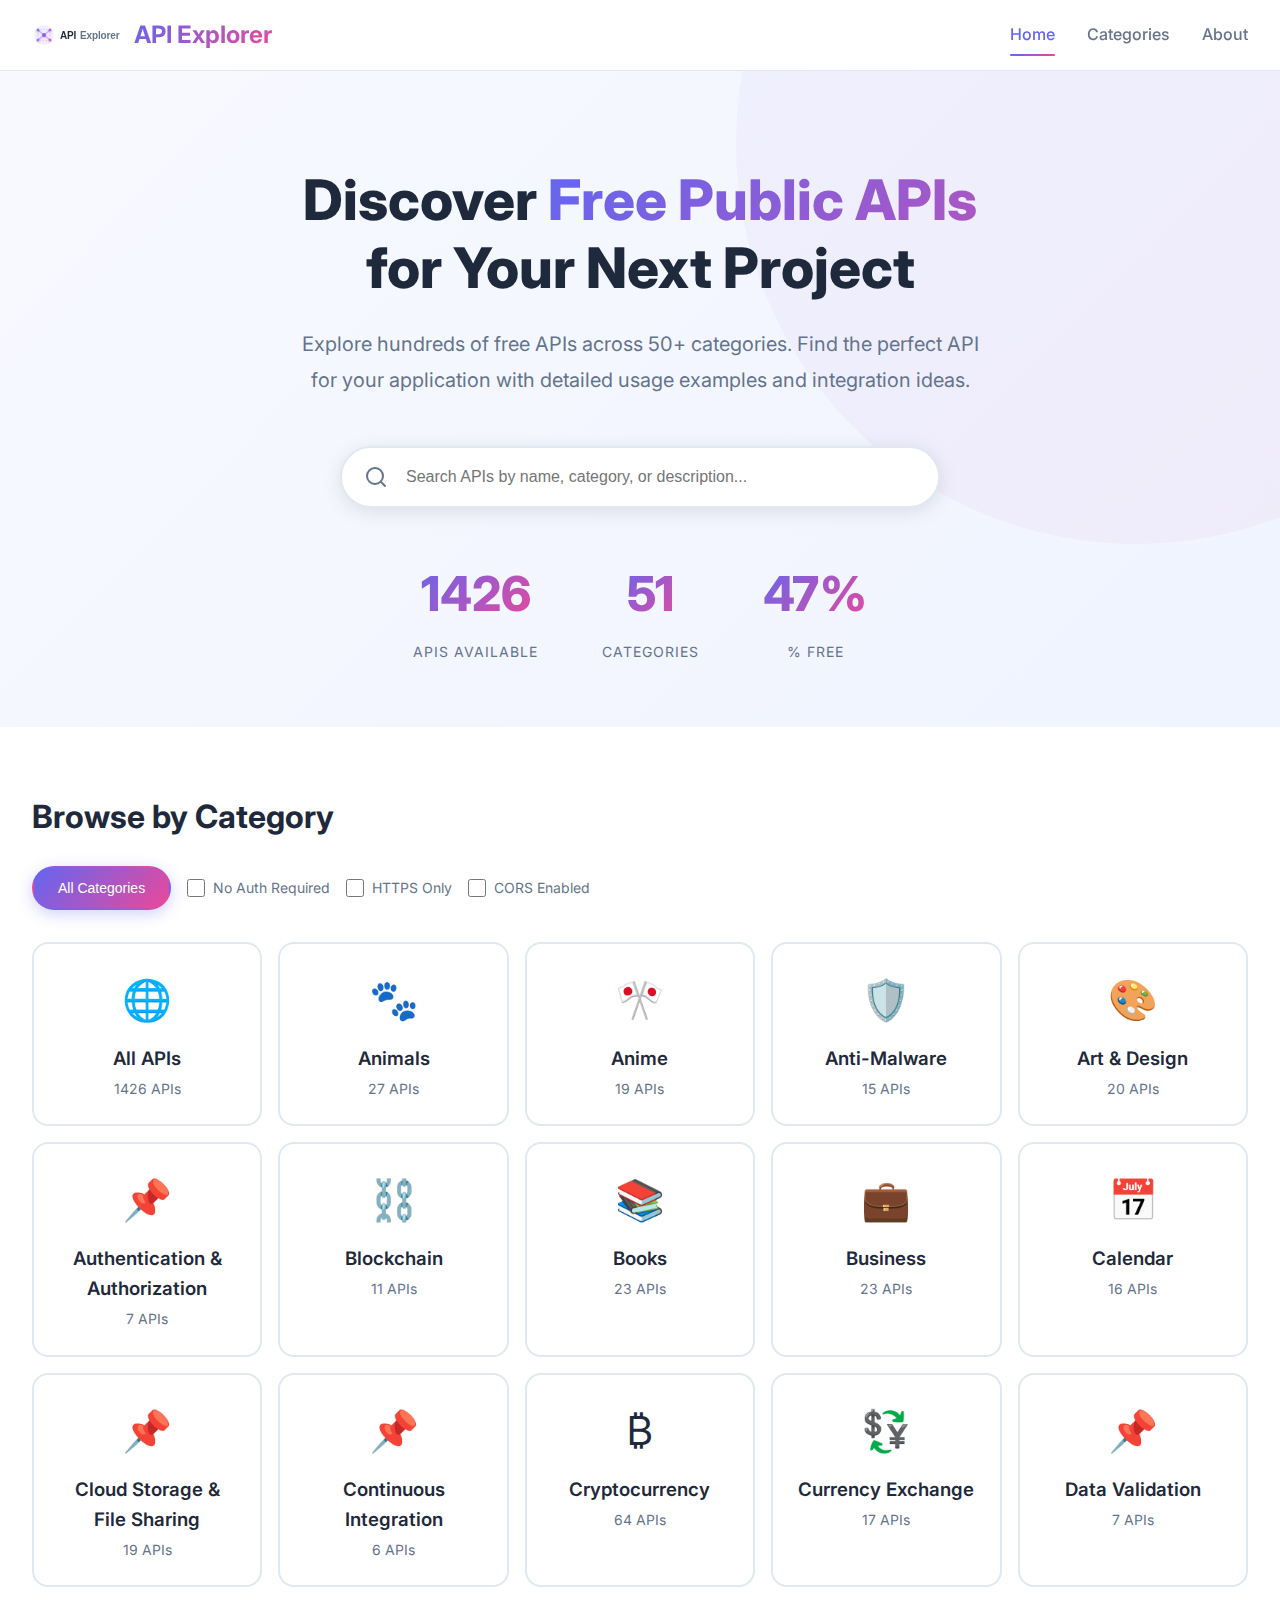
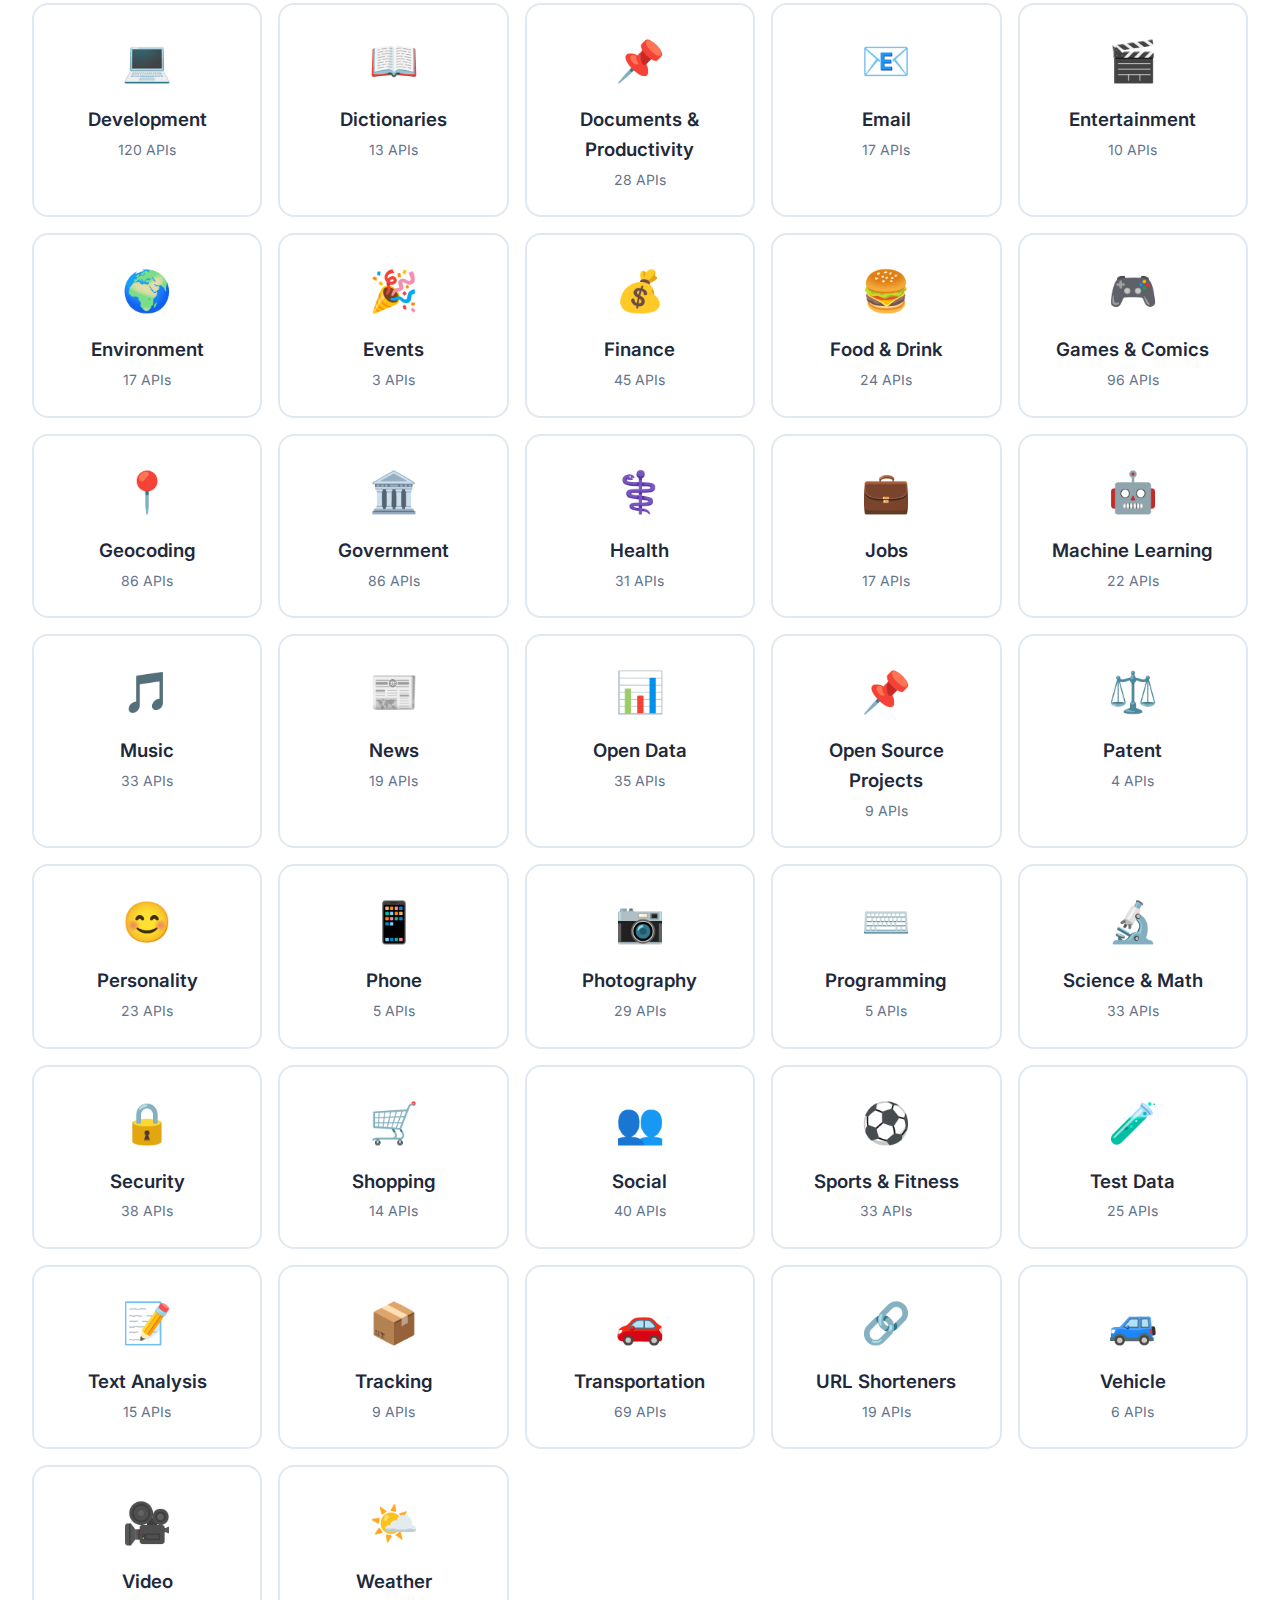
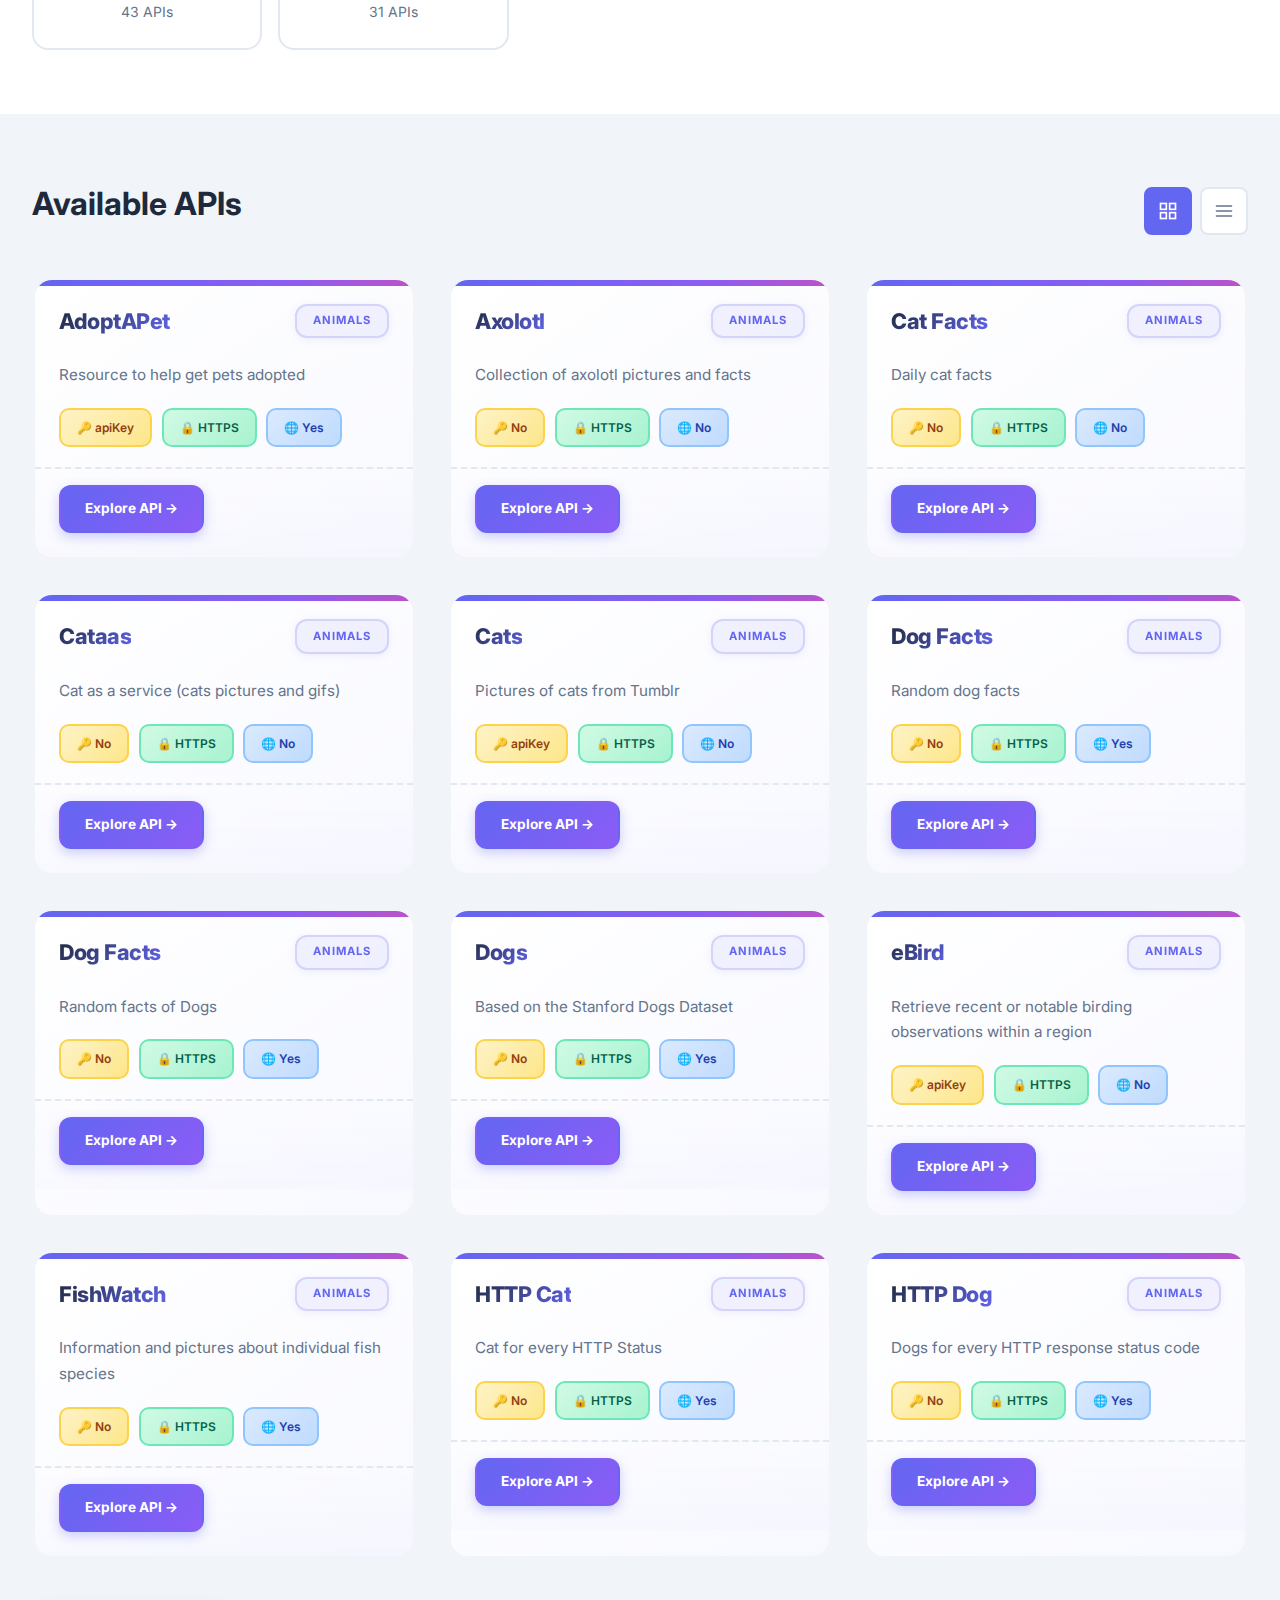
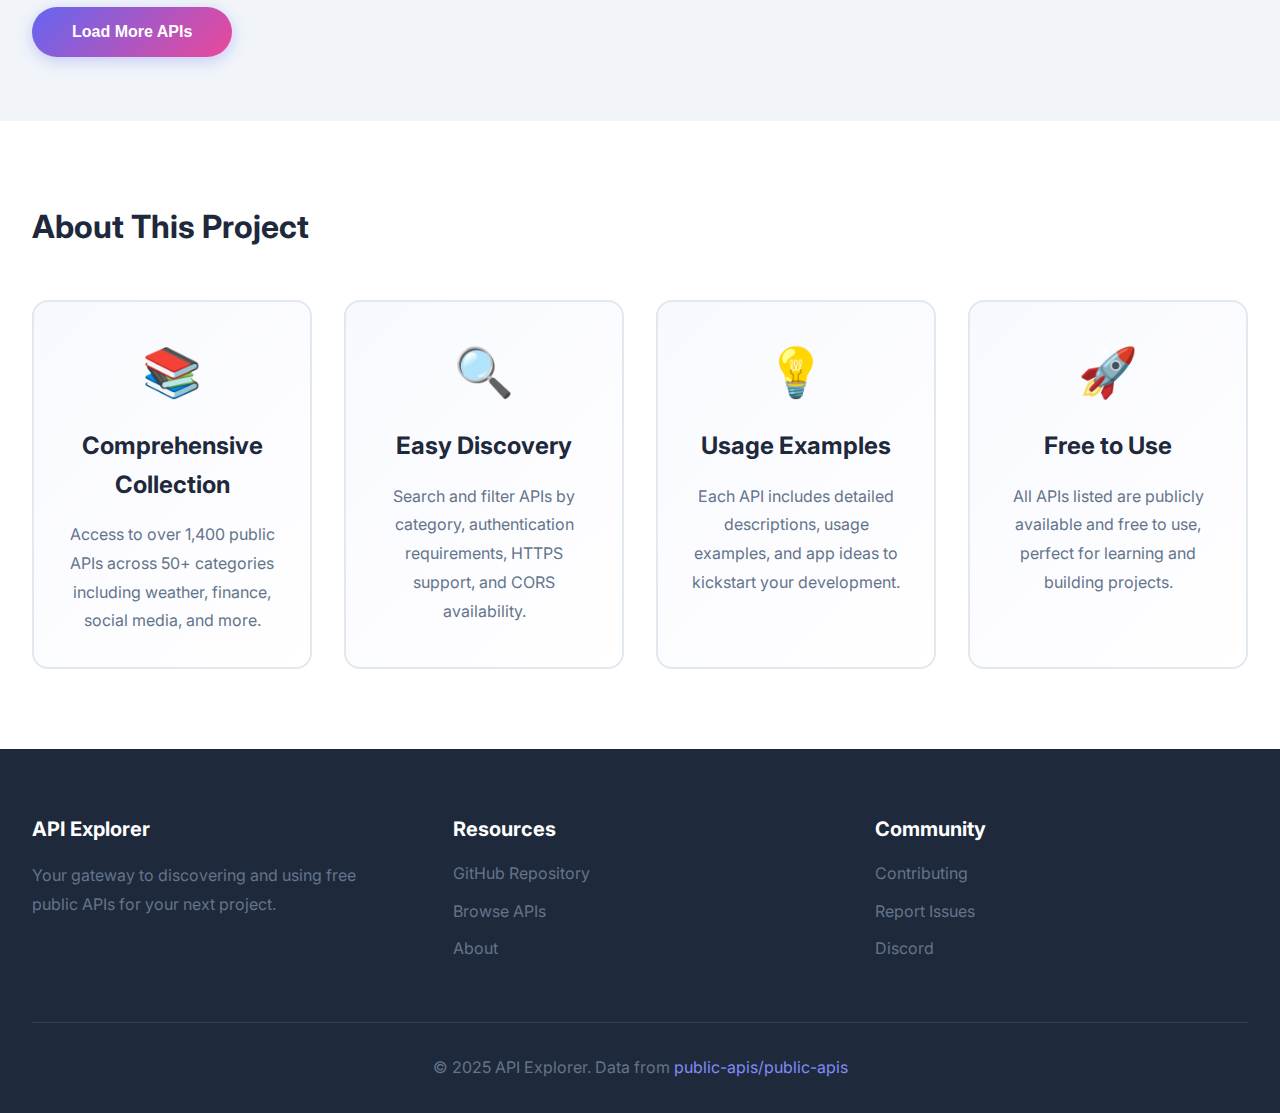
<file: index.html>
<!DOCTYPE html>
<html lang="en">
<head>
    <meta charset="UTF-8">
    <meta name="viewport" content="width=device-width, initial-scale=1.0">
    <title>Public APIs Explorer - Discover & Use Free APIs</title>
    <meta name="theme-color" content="#0B1020">
    <link rel="icon" href="assets/icons/favicon.svg" type="image/svg+xml">
    <link rel="manifest" href="assets/icons/site.webmanifest">
    <link rel="stylesheet" href="style.css">
    <link rel="stylesheet" href="scroll-button.css">
    <link rel="preconnect" href="https://fonts.googleapis.com">
    <link rel="preconnect" href="https://fonts.gstatic.com" crossorigin>
    <link href="https://fonts.googleapis.com/css2?family=Inter:wght@300;400;500;600;700&display=swap" rel="stylesheet">
</head>
<body>
    <!-- Header -->
    <header class="header">
        <div class="container">
            <div class="logo">
                <img src="assets/images/logo.svg" alt="API Explorer" class="logo-icon" style="height:24px;width:auto"/>
                <span class="logo-text">API Explorer</span>
            </div>
            <nav class="nav">
                <a href="#home" class="nav-link active">Home</a>
                <a href="#categories" class="nav-link">Categories</a>
                <a href="#about" class="nav-link">About</a>
            </nav>
        </div>
    </header>

    <!-- Hero Section -->
    <section class="hero">
        <div class="container">
            <div class="hero-content">
                <h1 class="hero-title">
                    Discover <span class="gradient-text">Free Public APIs</span>
                    <br>for Your Next Project
                </h1>
                <p class="hero-subtitle">
                    Explore hundreds of free APIs across 50+ categories. Find the perfect API for your application with detailed usage examples and integration ideas.
                </p>
                <div class="search-container">
                    <svg class="search-icon" viewBox="0 0 24 24" fill="none" xmlns="http://www.w3.org/2000/svg">
                        <path d="M11 19C15.4183 19 19 15.4183 19 11C19 6.58172 15.4183 3 11 3C6.58172 3 3 6.58172 3 11C3 15.4183 6.58172 19 11 19Z" stroke="currentColor" stroke-width="2" stroke-linecap="round" stroke-linejoin="round"/>
                        <path d="M21 21L16.65 16.65" stroke="currentColor" stroke-width="2" stroke-linecap="round" stroke-linejoin="round"/>
                    </svg>
                    <input type="text" id="searchInput" class="search-input" placeholder="Search APIs by name, category, or description...">
                </div>
                <div class="stats">
                    <div class="stat-item">
                        <span class="stat-number" data-target="1400">0</span>
                        <span class="stat-label">APIs Available</span>
                    </div>
                    <div class="stat-item">
                        <span class="stat-number" data-target="50">0</span>
                        <span class="stat-label">Categories</span>
                    </div>
                    <div class="stat-item">
                        <span class="stat-number" data-target="100">0</span>
                        <span class="stat-label">% Free</span>
                    </div>
                </div>
            </div>
        </div>
    </section>

    <!-- Filter Section -->
    <section class="filter-section">
        <div class="container">
            <div class="filter-header">
                <h2 class="section-title">Browse by Category</h2>
                <div class="filter-controls">
                    <button class="filter-btn active" data-filter="all">All Categories</button>
                    <div class="auth-filter">
                        <label class="checkbox-label">
                            <input type="checkbox" id="authFilter">
                            <span>No Auth Required</span>
                        </label>
                        <label class="checkbox-label">
                            <input type="checkbox" id="httpsFilter">
                            <span>HTTPS Only</span>
                        </label>
                        <label class="checkbox-label">
                            <input type="checkbox" id="corsFilter">
                            <span>CORS Enabled</span>
                        </label>
                    </div>
                </div>
            </div>
            <div class="categories-grid" id="categoriesGrid">
                <!-- Categories will be dynamically loaded -->
            </div>
        </div>
    </section>

    <!-- APIs Grid Section -->
    <section class="apis-section" id="apis">
        <div class="container">
            <div class="section-header">
                <h2 class="section-title">Available APIs</h2>
                <div class="view-toggle">
                    <button class="view-btn active" data-view="grid">
                        <svg viewBox="0 0 24 24" fill="none" xmlns="http://www.w3.org/2000/svg">
                            <rect x="3" y="3" width="7" height="7" stroke="currentColor" stroke-width="2"/>
                            <rect x="14" y="3" width="7" height="7" stroke="currentColor" stroke-width="2"/>
                            <rect x="3" y="14" width="7" height="7" stroke="currentColor" stroke-width="2"/>
                            <rect x="14" y="14" width="7" height="7" stroke="currentColor" stroke-width="2"/>
                        </svg>
                    </button>
                    <button class="view-btn" data-view="list">
                        <svg viewBox="0 0 24 24" fill="none" xmlns="http://www.w3.org/2000/svg">
                            <line x1="3" y1="6" x2="21" y2="6" stroke="currentColor" stroke-width="2" stroke-linecap="round"/>
                            <line x1="3" y1="12" x2="21" y2="12" stroke="currentColor" stroke-width="2" stroke-linecap="round"/>
                            <line x1="3" y1="18" x2="21" y2="18" stroke="currentColor" stroke-width="2" stroke-linecap="round"/>
                        </svg>
                    </button>
                </div>
            </div>
            <div class="apis-grid" id="apisGrid">
                <!-- APIs will be dynamically loaded -->
            </div>
            <div class="load-more-container">
                <button class="load-more-btn" id="loadMoreBtn">Load More APIs</button>
            </div>
        </div>
    </section>

    <!-- About Section -->
    <section class="about-section" id="about">
        <div class="container">
            <h2 class="section-title">About This Project</h2>
            <div class="about-content">
                <div class="about-card">
                    <div class="about-icon">📚</div>
                    <h3>Comprehensive Collection</h3>
                    <p>Access to over 1,400 public APIs across 50+ categories including weather, finance, social media, and more.</p>
                </div>
                <div class="about-card">
                    <div class="about-icon">🔍</div>
                    <h3>Easy Discovery</h3>
                    <p>Search and filter APIs by category, authentication requirements, HTTPS support, and CORS availability.</p>
                </div>
                <div class="about-card">
                    <div class="about-icon">💡</div>
                    <h3>Usage Examples</h3>
                    <p>Each API includes detailed descriptions, usage examples, and app ideas to kickstart your development.</p>
                </div>
                <div class="about-card">
                    <div class="about-icon">🚀</div>
                    <h3>Free to Use</h3>
                    <p>All APIs listed are publicly available and free to use, perfect for learning and building projects.</p>
                </div>
            </div>
        </div>
    </section>

    <!-- Modal for API Details -->
    <div class="modal" id="apiModal">
        <div class="modal-overlay"></div>
        <div class="modal-content">
            <button class="modal-close" id="modalClose">
                <svg viewBox="0 0 24 24" fill="none" xmlns="http://www.w3.org/2000/svg">
                    <path d="M18 6L6 18" stroke="currentColor" stroke-width="2" stroke-linecap="round"/>
                    <path d="M6 6L18 18" stroke="currentColor" stroke-width="2" stroke-linecap="round"/>
                </svg>
            </button>
            <div id="modalBody">
                <!-- Modal content will be dynamically loaded -->
            </div>
        </div>
    </div>

    <!-- Footer -->
    <footer class="footer">
        <div class="container">
            <div class="footer-content">
                <div class="footer-section">
                    <h3>API Explorer</h3>
                    <p>Your gateway to discovering and using free public APIs for your next project.</p>
                </div>
                <div class="footer-section">
                    <h4>Resources</h4>
                    <a href="https://github.com/public-apis/public-apis" target="_blank">GitHub Repository</a>
                    <a href="#categories">Browse APIs</a>
                    <a href="#about">About</a>
                </div>
                <div class="footer-section">
                    <h4>Community</h4>
                    <a href="https://github.com/public-apis/public-apis/blob/master/CONTRIBUTING.md" target="_blank">Contributing</a>
                    <a href="https://github.com/public-apis/public-apis/issues" target="_blank">Report Issues</a>
                    <a href="https://discord.com/invite/hgjA78638n/" target="_blank">Discord</a>
                </div>
            </div>
            <div class="footer-bottom">
                <p>&copy; 2025 API Explorer. Data from <a href="https://github.com/public-apis/public-apis" target="_blank">public-apis/public-apis</a></p>
            </div>
        </div>
    </footer>

    <!-- Scroll to Top Button -->
    <button id="scrollTop" class="scroll-top-btn" aria-label="Scroll to top">
        <svg viewBox="0 0 24 24" fill="none" xmlns="http://www.w3.org/2000/svg">
            <path d="M12 19V5" stroke="currentColor" stroke-width="2" stroke-linecap="round"/>
            <path d="M5 12L12 5L19 12" stroke="currentColor" stroke-width="2" stroke-linecap="round" stroke-linejoin="round"/>
        </svg>
    </button>

    <script src="script.js"></script>
</body>
</html>
</file>
<file: style.css>
/* ============================================
   Global Styles & Variables
   ============================================ */
:root {
    --primary: #6366f1;
    --primary-dark: #4f46e5;
    --primary-light: #818cf8;
    --secondary: #ec4899;
    --success: #10b981;
    --warning: #f59e0b;
    --danger: #ef4444;
    --dark: #1e293b;
    --dark-light: #334155;
    --gray: #64748b;
    --light: #f1f5f9;
    --white: #ffffff;
    --border: #e2e8f0;
    --shadow: rgba(0, 0, 0, 0.1);
    --shadow-lg: rgba(0, 0, 0, 0.2);
    --gradient: linear-gradient(135deg, var(--primary) 0%, var(--secondary) 100%);
    --transition: all 0.3s cubic-bezier(0.4, 0, 0.2, 1);
}

* {
    margin: 0;
    padding: 0;
    box-sizing: border-box;
}

body {
    font-family: 'Inter', -apple-system, BlinkMacSystemFont, 'Segoe UI', Roboto, Oxygen, Ubuntu, Cantarell, sans-serif;
    line-height: 1.6;
    color: var(--dark);
    background: var(--white);
    overflow-x: hidden;
}

.container {
    max-width: 1400px;
    margin: 0 auto;
    padding: 0 2rem;
}

/* ============================================
   Animations
   ============================================ */
@keyframes fadeInUp {
    from {
        opacity: 0;
        transform: translateY(30px);
    }
    to {
        opacity: 1;
        transform: translateY(0);
    }
}

@keyframes fadeIn {
    from { opacity: 0; }
    to { opacity: 1; }
}

@keyframes slideInRight {
    from {
        opacity: 0;
        transform: translateX(-30px);
    }
    to {
        opacity: 1;
        transform: translateX(0);
    }
}

@keyframes pulse {
    0%, 100% {
        transform: scale(1);
    }
    50% {
        transform: scale(1.05);
    }
}

@keyframes shimmer {
    0% {
        background-position: -1000px 0;
    }
    100% {
        background-position: 1000px 0;
    }
}

@keyframes rotate {
    from {
        transform: rotate(0deg);
    }
    to {
        transform: rotate(360deg);
    }
}

@keyframes float {
    0%, 100% {
        transform: translateY(0);
    }
    50% {
        transform: translateY(-10px);
    }
}

/* ============================================
   Header
   ============================================ */
.header {
    position: sticky;
    top: 0;
    z-index: 1000;
    background: rgba(255, 255, 255, 0.95);
    backdrop-filter: blur(10px);
    border-bottom: 1px solid var(--border);
    padding: 1rem 0;
    animation: slideInRight 0.6s ease-out;
}

.header .container {
    display: flex;
    justify-content: space-between;
    align-items: center;
}

.logo {
    display: flex;
    align-items: center;
    gap: 0.75rem;
    font-weight: 700;
    font-size: 1.5rem;
    color: var(--dark);
    text-decoration: none;
}

.logo-icon {
    width: 32px;
    height: 32px;
    color: var(--primary);
    animation: float 3s ease-in-out infinite;
}

.logo-text {
    background: var(--gradient);
    -webkit-background-clip: text;
    -webkit-text-fill-color: transparent;
    background-clip: text;
}

.nav {
    display: flex;
    gap: 2rem;
}

.nav-link {
    text-decoration: none;
    color: var(--gray);
    font-weight: 500;
    transition: var(--transition);
    position: relative;
}

.nav-link:hover,
.nav-link.active {
    color: var(--primary);
}

.nav-link.active::after {
    content: '';
    position: absolute;
    bottom: -8px;
    left: 0;
    right: 0;
    height: 2px;
    background: var(--gradient);
    border-radius: 2px;
}

/* ============================================
   Hero Section
   ============================================ */
.hero {
    padding: 6rem 0 4rem;
    background: linear-gradient(135deg, #f8f9ff 0%, #f0f4ff 100%);
    position: relative;
    overflow: hidden;
}

.hero::before {
    content: '';
    position: absolute;
    top: -50%;
    right: -20%;
    width: 800px;
    height: 800px;
    background: var(--gradient);
    opacity: 0.05;
    border-radius: 50%;
    animation: pulse 4s ease-in-out infinite;
}

.hero-content {
    position: relative;
    z-index: 1;
    text-align: center;
    animation: fadeInUp 0.8s ease-out;
}

.hero-title {
    font-size: 3.5rem;
    font-weight: 800;
    line-height: 1.2;
    margin-bottom: 1.5rem;
    color: var(--dark);
}

.gradient-text {
    background: var(--gradient);
    -webkit-background-clip: text;
    -webkit-text-fill-color: transparent;
    background-clip: text;
    animation: shimmer 3s linear infinite;
    background-size: 200% 100%;
}

.hero-subtitle {
    font-size: 1.25rem;
    color: var(--gray);
    max-width: 700px;
    margin: 0 auto 3rem;
    line-height: 1.8;
}

/* ============================================
   Search Container
   ============================================ */
.search-container {
    position: relative;
    max-width: 600px;
    margin: 0 auto 3rem;
    animation: fadeInUp 0.8s ease-out 0.2s both;
}

.search-icon {
    position: absolute;
    left: 1.5rem;
    top: 50%;
    transform: translateY(-50%);
    width: 24px;
    height: 24px;
    color: var(--gray);
    transition: var(--transition);
}

.search-input {
    width: 100%;
    padding: 1.25rem 1.5rem 1.25rem 4rem;
    font-size: 1rem;
    border: 2px solid var(--border);
    border-radius: 50px;
    outline: none;
    transition: var(--transition);
    background: var(--white);
    box-shadow: 0 4px 20px var(--shadow);
}

.search-input:focus {
    border-color: var(--primary);
    box-shadow: 0 8px 30px rgba(99, 102, 241, 0.2);
}

.search-input:focus + .search-icon {
    color: var(--primary);
}

/* ============================================
   Stats
   ============================================ */
.stats {
    display: flex;
    justify-content: center;
    gap: 4rem;
    animation: fadeInUp 0.8s ease-out 0.4s both;
}

.stat-item {
    display: flex;
    flex-direction: column;
    align-items: center;
}

.stat-number {
    font-size: 3rem;
    font-weight: 800;
    background: var(--gradient);
    -webkit-background-clip: text;
    -webkit-text-fill-color: transparent;
    background-clip: text;
}

.stat-label {
    font-size: 0.875rem;
    color: var(--gray);
    text-transform: uppercase;
    letter-spacing: 1px;
    margin-top: 0.5rem;
}

/* ============================================
   Filter Section
   ============================================ */
.filter-section {
    padding: 4rem 0;
    background: var(--white);
}

.filter-header {
    margin-bottom: 2rem;
}

.section-title {
    font-size: 2rem;
    font-weight: 700;
    margin-bottom: 1rem;
    color: var(--dark);
}

.filter-controls {
    display: flex;
    gap: 1rem;
    flex-wrap: wrap;
    align-items: center;
    margin-top: 1.5rem;
}

.filter-btn {
    padding: 0.75rem 1.5rem;
    border: 2px solid var(--border);
    background: var(--white);
    color: var(--gray);
    border-radius: 50px;
    cursor: pointer;
    font-weight: 500;
    transition: var(--transition);
    font-size: 0.875rem;
}

.filter-btn:hover {
    border-color: var(--primary);
    color: var(--primary);
    transform: translateY(-2px);
}

.filter-btn.active {
    background: var(--gradient);
    border-color: transparent;
    color: var(--white);
    box-shadow: 0 4px 15px rgba(99, 102, 241, 0.3);
}

.auth-filter {
    display: flex;
    gap: 1rem;
    flex-wrap: wrap;
}

.checkbox-label {
    display: flex;
    align-items: center;
    gap: 0.5rem;
    cursor: pointer;
    font-size: 0.875rem;
    color: var(--gray);
    transition: var(--transition);
}

.checkbox-label:hover {
    color: var(--primary);
}

.checkbox-label input[type="checkbox"] {
    width: 18px;
    height: 18px;
    cursor: pointer;
    accent-color: var(--primary);
}

/* ============================================
   Categories Grid
   ============================================ */
.categories-grid {
    display: grid;
    grid-template-columns: repeat(auto-fill, minmax(200px, 1fr));
    gap: 1rem;
    margin-top: 2rem;
}

.category-card {
    padding: 1.5rem;
    background: var(--white);
    border: 2px solid var(--border);
    border-radius: 16px;
    cursor: pointer;
    transition: var(--transition);
    text-align: center;
    position: relative;
    overflow: hidden;
}

.category-card::before {
    content: '';
    position: absolute;
    top: 0;
    left: 0;
    right: 0;
    height: 4px;
    background: var(--gradient);
    transform: scaleX(0);
    transition: var(--transition);
}

.category-card:hover {
    border-color: var(--primary);
    transform: translateY(-5px);
    box-shadow: 0 10px 30px var(--shadow);
}

.category-card:hover::before {
    transform: scaleX(1);
}

.category-icon {
    font-size: 2.5rem;
    margin-bottom: 0.75rem;
    display: block;
}

.category-name {
    font-weight: 600;
    color: var(--dark);
    margin-bottom: 0.25rem;
}

.category-count {
    font-size: 0.875rem;
    color: var(--gray);
}

/* ============================================
   APIs Section
   ============================================ */
.apis-section {
    padding: 4rem 0;
    background: var(--light);
}

.section-header {
    display: flex;
    justify-content: space-between;
    align-items: center;
    margin-bottom: 2rem;
}

.view-toggle {
    display: flex;
    gap: 0.5rem;
}

.view-btn {
    padding: 0.75rem;
    background: var(--white);
    border: 2px solid var(--border);
    border-radius: 8px;
    cursor: pointer;
    transition: var(--transition);
    display: flex;
    align-items: center;
    justify-content: center;
}

.view-btn svg {
    width: 20px;
    height: 20px;
    color: var(--gray);
}

.view-btn:hover {
    border-color: var(--primary);
}

.view-btn:hover svg {
    color: var(--primary);
}

.view-btn.active {
    background: var(--primary);
    border-color: var(--primary);
}

.view-btn.active svg {
    color: var(--white);
}

/* ============================================
   APIs Grid - Unique Design
   ============================================ */
.apis-grid {
    display: grid;
    grid-template-columns: repeat(auto-fill, minmax(350px, 1fr));
    gap: 2rem;
}

.api-card {
    position: relative;
    background: linear-gradient(145deg, #ffffff 0%, #f8f9ff 100%);
    border-radius: 20px;
    padding: 0;
    overflow: hidden;
    cursor: pointer;
    animation: fadeIn 0.5s ease-out;
    border: 3px solid transparent;
    background-clip: padding-box;
    transition: all 0.4s cubic-bezier(0.175, 0.885, 0.32, 1.275);
}

.api-card::before {
    content: '';
    position: absolute;
    top: 0;
    left: 0;
    right: 0;
    height: 6px;
    background: linear-gradient(90deg, #6366f1, #8b5cf6, #ec4899, #f43f5e);
    background-size: 200% 100%;
    animation: shimmer 3s linear infinite;
}

.api-card:hover {
    transform: translateY(-8px) scale(1.02);
    box-shadow: 0 20px 40px rgba(99, 102, 241, 0.2),
                0 0 0 4px rgba(99, 102, 241, 0.1);
    border-color: rgba(99, 102, 241, 0.3);
}

.api-card:hover::before {
    height: 8px;
}

.api-header {
    padding: 1.5rem 1.5rem 0 1.5rem;
    display: flex;
    justify-content: space-between;
    align-items: start;
    margin-bottom: 1rem;
}

.api-name {
    font-size: 1.35rem;
    font-weight: 800;
    background: linear-gradient(135deg, #1e293b, #6366f1);
    -webkit-background-clip: text;
    -webkit-text-fill-color: transparent;
    background-clip: text;
    margin-bottom: 0.5rem;
    letter-spacing: -0.5px;
}

.api-category {
    position: relative;
    display: inline-block;
    padding: 0.4rem 1rem;
    background: rgba(99, 102, 241, 0.08);
    backdrop-filter: blur(10px);
    color: #6366f1;
    border: 2px solid rgba(99, 102, 241, 0.2);
    border-radius: 12px;
    font-size: 0.7rem;
    font-weight: 700;
    text-transform: uppercase;
    letter-spacing: 1px;
    box-shadow: 0 2px 8px rgba(99, 102, 241, 0.1);
}

.api-description {
    padding: 0 1.5rem;
    color: #64748b;
    margin-bottom: 1.25rem;
    line-height: 1.7;
    display: -webkit-box;
    -webkit-line-clamp: 3;
    -webkit-box-orient: vertical;
    overflow: hidden;
    font-size: 0.95rem;
}

.api-tags {
    padding: 0 1.5rem;
    display: flex;
    flex-wrap: wrap;
    gap: 0.6rem;
    margin-bottom: 1.25rem;
}

.api-tag {
    padding: 0.5rem 1rem;
    background: #f1f5f9;
    color: #475569;
    border-radius: 10px;
    font-size: 0.75rem;
    font-weight: 600;
    display: inline-flex;
    align-items: center;
    gap: 0.4rem;
    border: 2px solid #e2e8f0;
    transition: all 0.3s ease;
}

.api-tag:hover {
    transform: scale(1.05);
    border-color: #cbd5e1;
}

.api-tag.auth {
    background: linear-gradient(135deg, #fef3c7 0%, #fde68a 100%);
    color: #92400e;
    border-color: #fcd34d;
}

.api-tag.https {
    background: linear-gradient(135deg, #d1fae5 0%, #a7f3d0 100%);
    color: #065f46;
    border-color: #6ee7b7;
}

.api-tag.cors {
    background: linear-gradient(135deg, #dbeafe 0%, #bfdbfe 100%);
    color: #1e40af;
    border-color: #93c5fd;
}

.api-footer {
    padding: 1rem 1.5rem 1.5rem 1.5rem;
    display: flex;
    justify-content: space-between;
    align-items: center;
    border-top: 2px dashed #e2e8f0;
    margin-top: 0.5rem;
    background: linear-gradient(to bottom, transparent, rgba(99, 102, 241, 0.02));
}

.api-link {
    padding: 0.7rem 1.5rem;
    background: linear-gradient(135deg, #6366f1 0%, #8b5cf6 100%);
    color: var(--white);
    text-decoration: none;
    border-radius: 12px;
    font-weight: 700;
    font-size: 0.85rem;
    transition: all 0.3s ease;
    display: inline-flex;
    align-items: center;
    gap: 0.5rem;
    box-shadow: 0 4px 12px rgba(99, 102, 241, 0.3);
    border: 2px solid transparent;
}

.api-link:hover {
    transform: translateY(-2px);
    box-shadow: 0 8px 20px rgba(99, 102, 241, 0.4);
    border-color: rgba(255, 255, 255, 0.3);
    background: linear-gradient(135deg, #4f46e5 0%, #7c3aed 100%);
}

/* ============================================
   List View
   ============================================ */
.apis-grid.list-view {
    grid-template-columns: 1fr;
}

.apis-grid.list-view .api-card {
    display: grid;
    grid-template-columns: 1fr auto;
    gap: 1.5rem;
}

.apis-grid.list-view .api-description {
    -webkit-line-clamp: 2;
}

/* ============================================
   Load More
   ============================================ */
.load-more-container {
    text-align: center;
    margin-top: 3rem;
}

.load-more-btn {
    padding: 1rem 2.5rem;
    background: var(--gradient);
    color: var(--white);
    border: none;
    border-radius: 50px;
    font-weight: 600;
    font-size: 1rem;
    cursor: pointer;
    transition: var(--transition);
    box-shadow: 0 4px 15px rgba(99, 102, 241, 0.3);
}

.load-more-btn:hover {
    transform: translateY(-2px);
    box-shadow: 0 6px 20px rgba(99, 102, 241, 0.4);
}

.load-more-btn:active {
    transform: translateY(0);
}

/* ============================================
   About Section
   ============================================ */
.about-section {
    padding: 5rem 0;
    background: var(--white);
}

.about-content {
    display: grid;
    grid-template-columns: repeat(auto-fit, minmax(280px, 1fr));
    gap: 2rem;
    margin-top: 3rem;
}

.about-card {
    padding: 2rem;
    background: linear-gradient(135deg, #f8f9ff 0%, #ffffff 100%);
    border-radius: 16px;
    text-align: center;
    transition: var(--transition);
    border: 2px solid var(--border);
}

.about-card:hover {
    transform: translateY(-10px);
    box-shadow: 0 15px 40px var(--shadow);
    border-color: var(--primary);
}

.about-icon {
    font-size: 3rem;
    margin-bottom: 1rem;
    animation: float 3s ease-in-out infinite;
}

.about-card h3 {
    font-size: 1.5rem;
    margin-bottom: 1rem;
    color: var(--dark);
}

.about-card p {
    color: var(--gray);
    line-height: 1.8;
}

/* ============================================
   Modal
   ============================================ */
.modal {
    position: fixed;
    top: 0;
    left: 0;
    right: 0;
    bottom: 0;
    z-index: 2000;
    display: none;
    align-items: center;
    justify-content: center;
    padding: 2rem;
}

.modal.active {
    display: flex;
    animation: fadeIn 0.3s ease-out;
}

.modal-overlay {
    position: absolute;
    top: 0;
    left: 0;
    right: 0;
    bottom: 0;
    background: rgba(0, 0, 0, 0.7);
    backdrop-filter: blur(4px);
}

.modal-content {
    position: relative;
    background: var(--white);
    border-radius: 24px;
    max-width: 800px;
    max-height: 90vh;
    overflow-y: auto;
    padding: 3rem;
    box-shadow: 0 20px 60px var(--shadow-lg);
    animation: fadeInUp 0.4s ease-out;
}

.modal-close {
    position: absolute;
    top: 1.5rem;
    right: 1.5rem;
    width: 40px;
    height: 40px;
    border: none;
    background: var(--light);
    border-radius: 50%;
    cursor: pointer;
    display: flex;
    align-items: center;
    justify-content: center;
    transition: var(--transition);
}

.modal-close:hover {
    background: var(--primary);
    transform: rotate(90deg);
}

.modal-close svg {
    width: 20px;
    height: 20px;
    color: var(--dark);
}

.modal-close:hover svg {
    color: var(--white);
}

.modal-header {
    margin-bottom: 2rem;
}

.modal-title {
    font-size: 2rem;
    font-weight: 700;
    margin-bottom: 0.5rem;
    color: var(--dark);
}

.modal-subtitle {
    color: var(--gray);
    font-size: 1.125rem;
}

.modal-section {
    margin-bottom: 2rem;
}

.modal-section h3 {
    font-size: 1.25rem;
    font-weight: 600;
    margin-bottom: 1rem;
    color: var(--dark);
    display: flex;
    align-items: center;
    gap: 0.5rem;
}

.modal-section p,
.modal-section ul {
    color: var(--gray);
    line-height: 1.8;
}

.modal-section ul {
    list-style: none;
    padding-left: 0;
}

.modal-section li {
    padding: 0.75rem 0;
    border-bottom: 1px solid var(--border);
}

.modal-section li:last-child {
    border-bottom: none;
}

.code-block {
    background: var(--dark);
    color: #a5f3fc;
    padding: 1.5rem;
    border-radius: 12px;
    overflow-x: auto;
    font-family: 'Courier New', monospace;
    font-size: 0.875rem;
    line-height: 1.6;
}

.app-ideas {
    display: grid;
    gap: 1rem;
}

.app-idea {
    padding: 1rem;
    background: var(--light);
    border-radius: 12px;
    border-left: 4px solid var(--primary);
}

.app-idea strong {
    color: var(--primary);
    display: block;
    margin-bottom: 0.5rem;
}

/* ============================================
   Footer
   ============================================ */
.footer {
    background: var(--dark);
    color: var(--white);
    padding: 4rem 0 2rem;
}

.footer-content {
    display: grid;
    grid-template-columns: repeat(auto-fit, minmax(250px, 1fr));
    gap: 3rem;
    margin-bottom: 3rem;
}

.footer-section h3,
.footer-section h4 {
    margin-bottom: 1rem;
    font-size: 1.25rem;
}

.footer-section p {
    color: var(--gray);
    line-height: 1.8;
}

.footer-section a {
    display: block;
    color: var(--gray);
    text-decoration: none;
    margin-bottom: 0.75rem;
    transition: var(--transition);
}

.footer-section a:hover {
    color: var(--primary-light);
    transform: translateX(5px);
}

.footer-bottom {
    text-align: center;
    padding-top: 2rem;
    border-top: 1px solid var(--dark-light);
    color: var(--gray);
}

.footer-bottom a {
    color: var(--primary-light);
    text-decoration: none;
}

.footer-bottom a:hover {
    text-decoration: underline;
}

/* ============================================
   Responsive Design
   ============================================ */
@media (max-width: 1024px) {
    .hero-title {
        font-size: 2.5rem;
    }
    
    .stats {
        gap: 2rem;
    }
}

@media (max-width: 768px) {
    .container {
        padding: 0 1.5rem;
    }
    
    .header .container {
        flex-direction: column;
        gap: 1rem;
    }
    
    .nav {
        gap: 1rem;
    }
    
    .hero {
        padding: 4rem 0 3rem;
    }
    
    .hero-title {
        font-size: 2rem;
    }
    
    .hero-subtitle {
        font-size: 1rem;
    }
    
    .stats {
        flex-direction: column;
        gap: 1.5rem;
    }
    
    .stat-number {
        font-size: 2rem;
    }
    
    .categories-grid {
        grid-template-columns: repeat(auto-fill, minmax(150px, 1fr));
    }
    
    .apis-grid {
        grid-template-columns: 1fr;
    }
    
    .section-header {
        flex-direction: column;
        align-items: flex-start;
        gap: 1rem;
    }
    
    .modal-content {
        padding: 2rem 1.5rem;
    }
    
    .modal-title {
        font-size: 1.5rem;
    }
}

@media (max-width: 480px) {
    .hero-title {
        font-size: 1.75rem;
    }
    
    .filter-controls {
        flex-direction: column;
        align-items: stretch;
    }
    
    .filter-btn {
        width: 100%;
    }
    
    .auth-filter {
        flex-direction: column;
    }
}

/* ============================================
   Utility Classes
   ============================================ */
.hidden {
    display: none !important;
}

.loading {
    opacity: 0.6;
    pointer-events: none;
}

.skeleton {
    background: linear-gradient(90deg, var(--light) 25%, var(--border) 50%, var(--light) 75%);
    background-size: 200% 100%;
    animation: shimmer 1.5s infinite;
}

/* Scrollbar */
::-webkit-scrollbar {
    width: 10px;
    height: 10px;
}

::-webkit-scrollbar-track {
    background: var(--light);
}

::-webkit-scrollbar-thumb {
    background: var(--gray);
    border-radius: 5px;
}

::-webkit-scrollbar-thumb:hover {
    background: var(--primary);
}
</file>
<file: scroll-button.css>
/* ============================================
   Scroll to Top Button
   ============================================ */
.scroll-top-btn {
    position: fixed;
    bottom: 2rem;
    right: 2rem;
    width: 50px;
    height: 50px;
    background: linear-gradient(135deg, var(--primary-color), var(--secondary-color));
    border: none;
    border-radius: 50%;
    color: white;
    cursor: pointer;
    display: flex;
    align-items: center;
    justify-content: center;
    opacity: 0;
    visibility: hidden;
    transition: all 0.3s ease;
    box-shadow: 0 4px 20px rgba(138, 43, 226, 0.4);
    z-index: 1000;
}

.scroll-top-btn.visible {
    opacity: 1;
    visibility: visible;
}

.scroll-top-btn:hover {
    transform: translateY(-5px);
    box-shadow: 0 6px 30px rgba(138, 43, 226, 0.6);
}

.scroll-top-btn svg {
    width: 24px;
    height: 24px;
}
</file>
